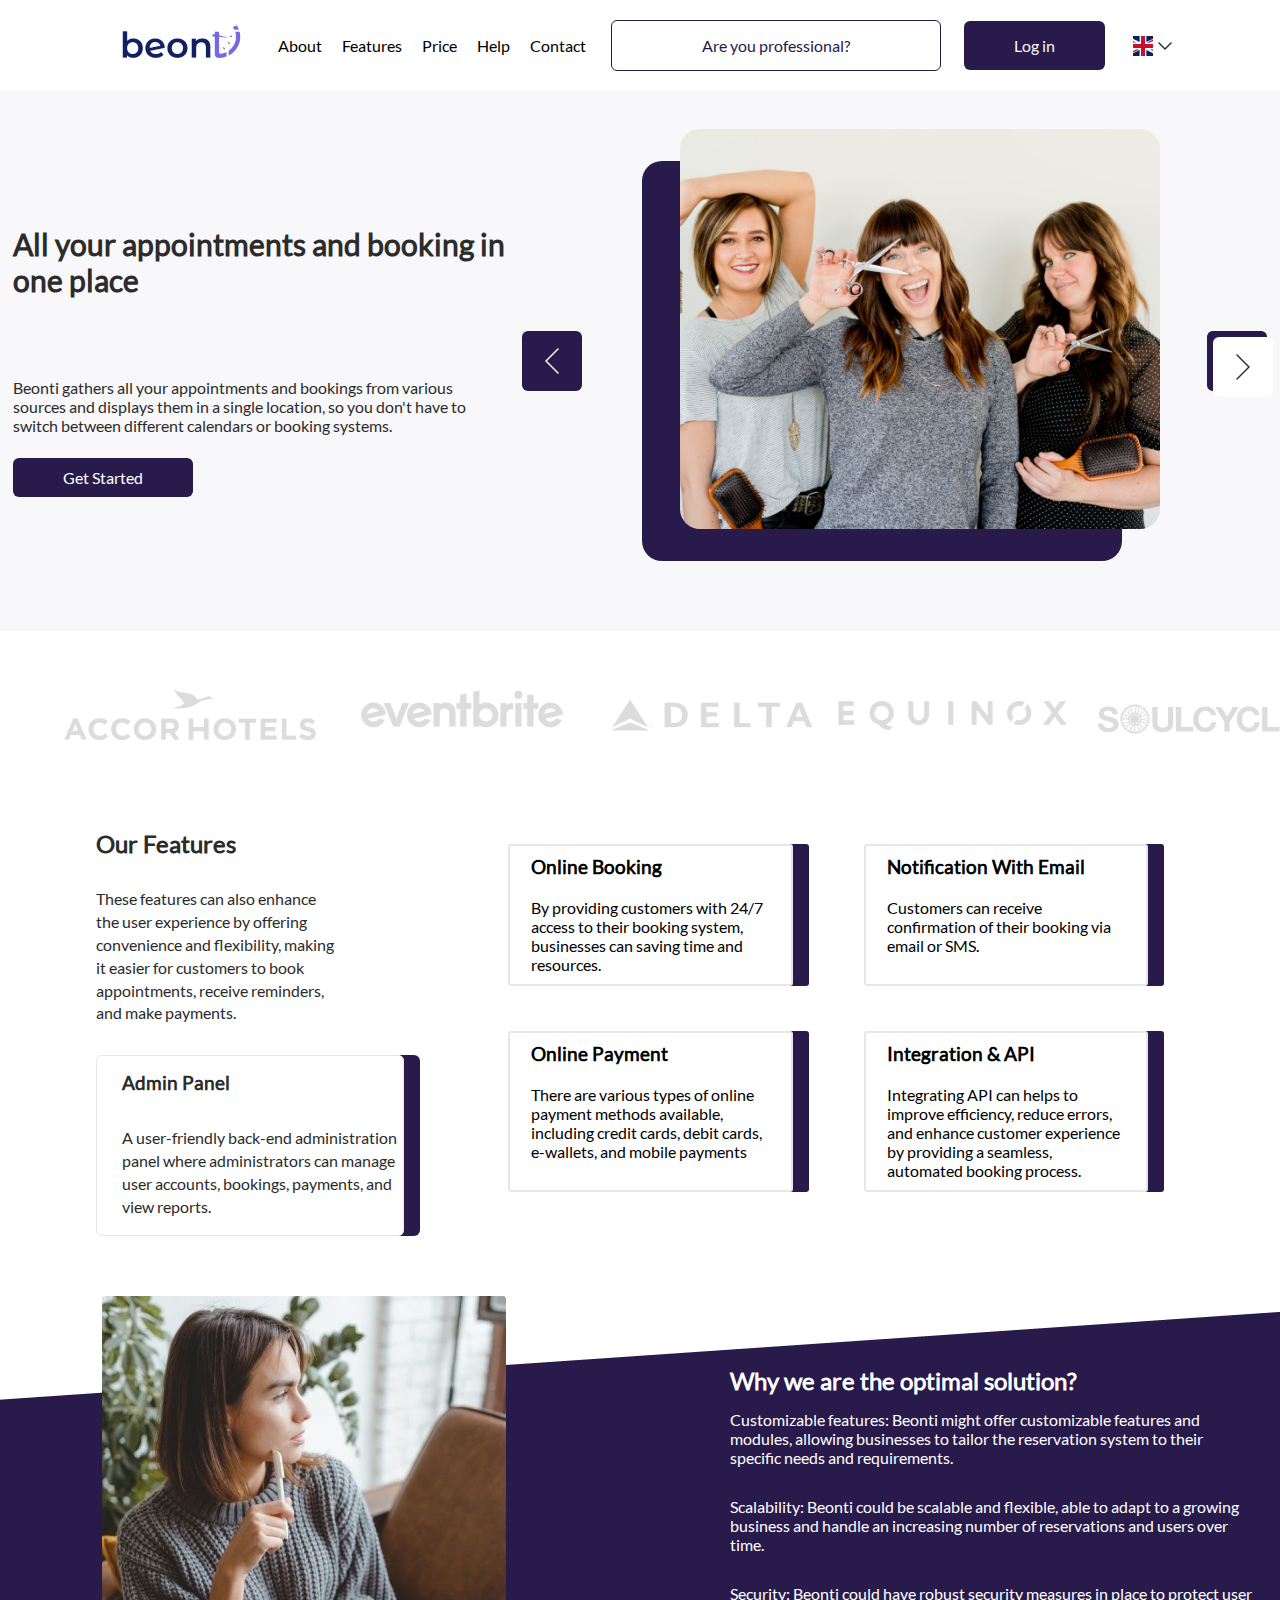
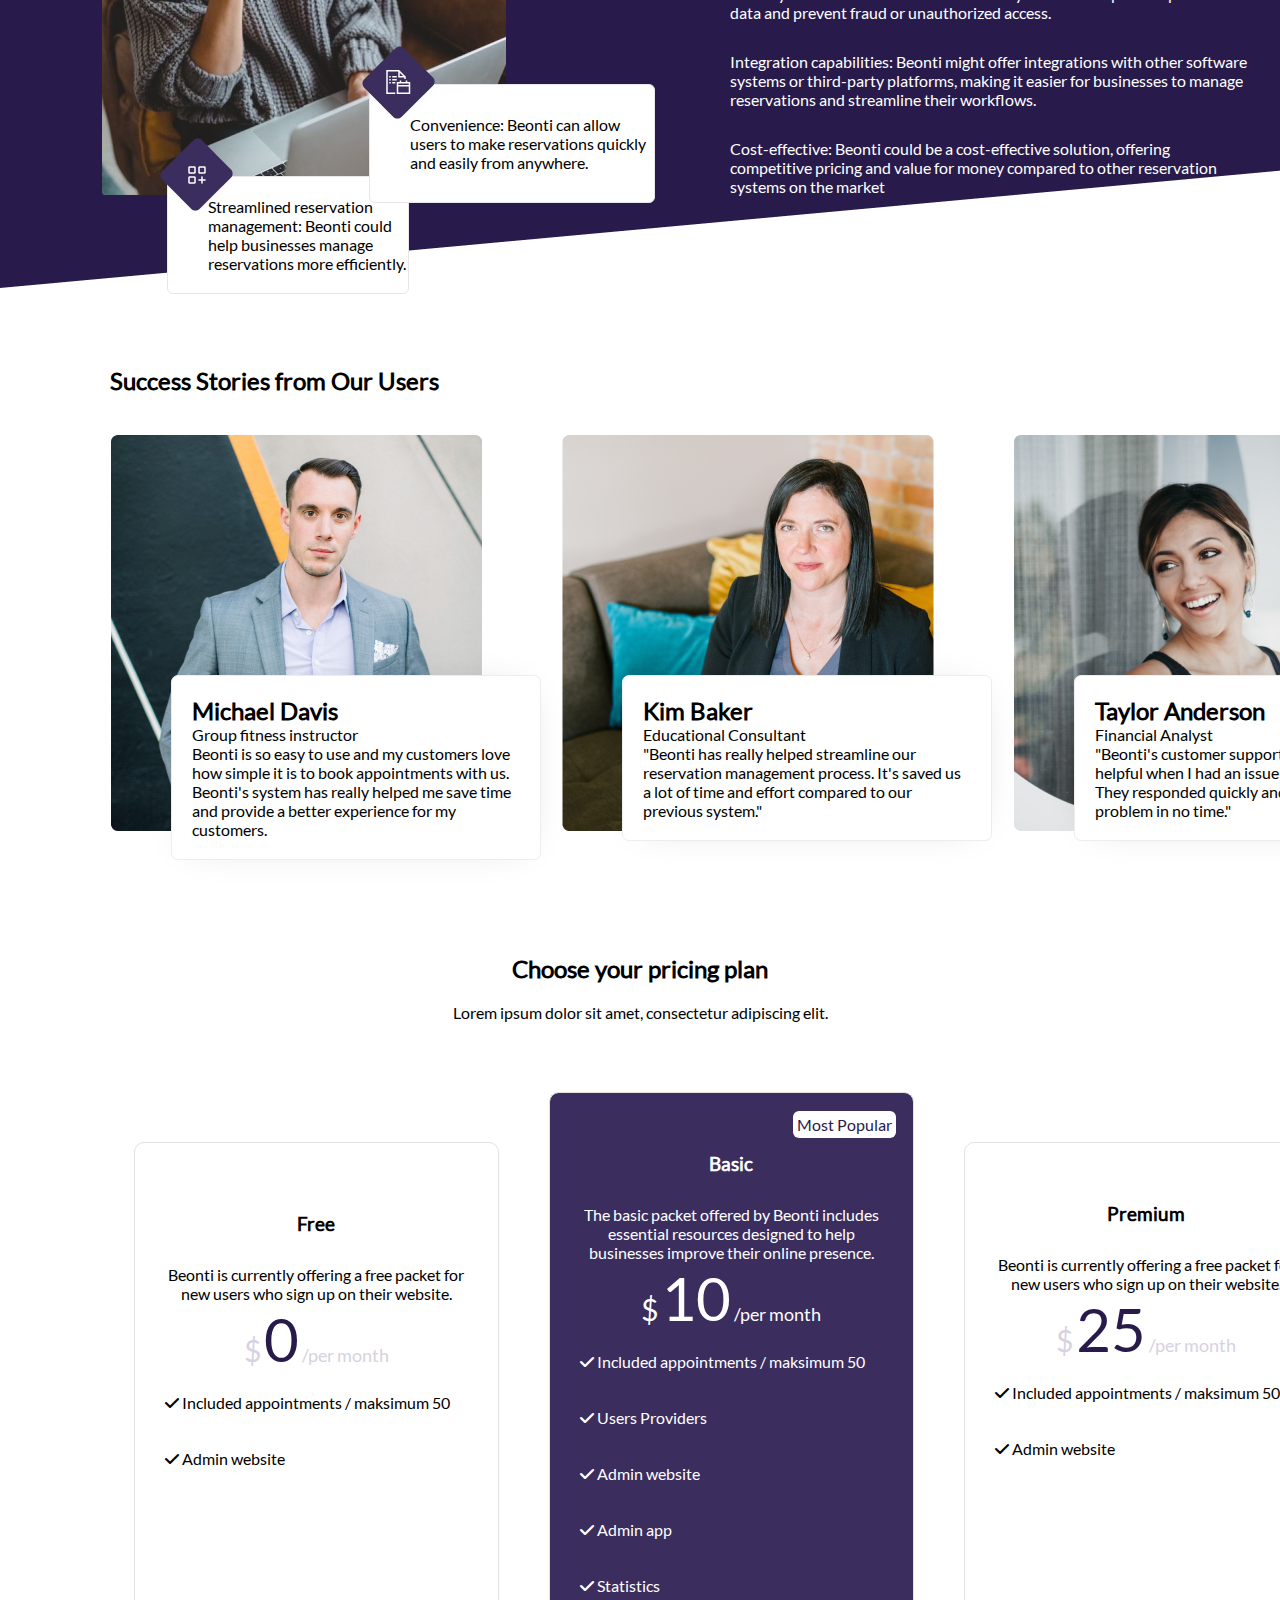
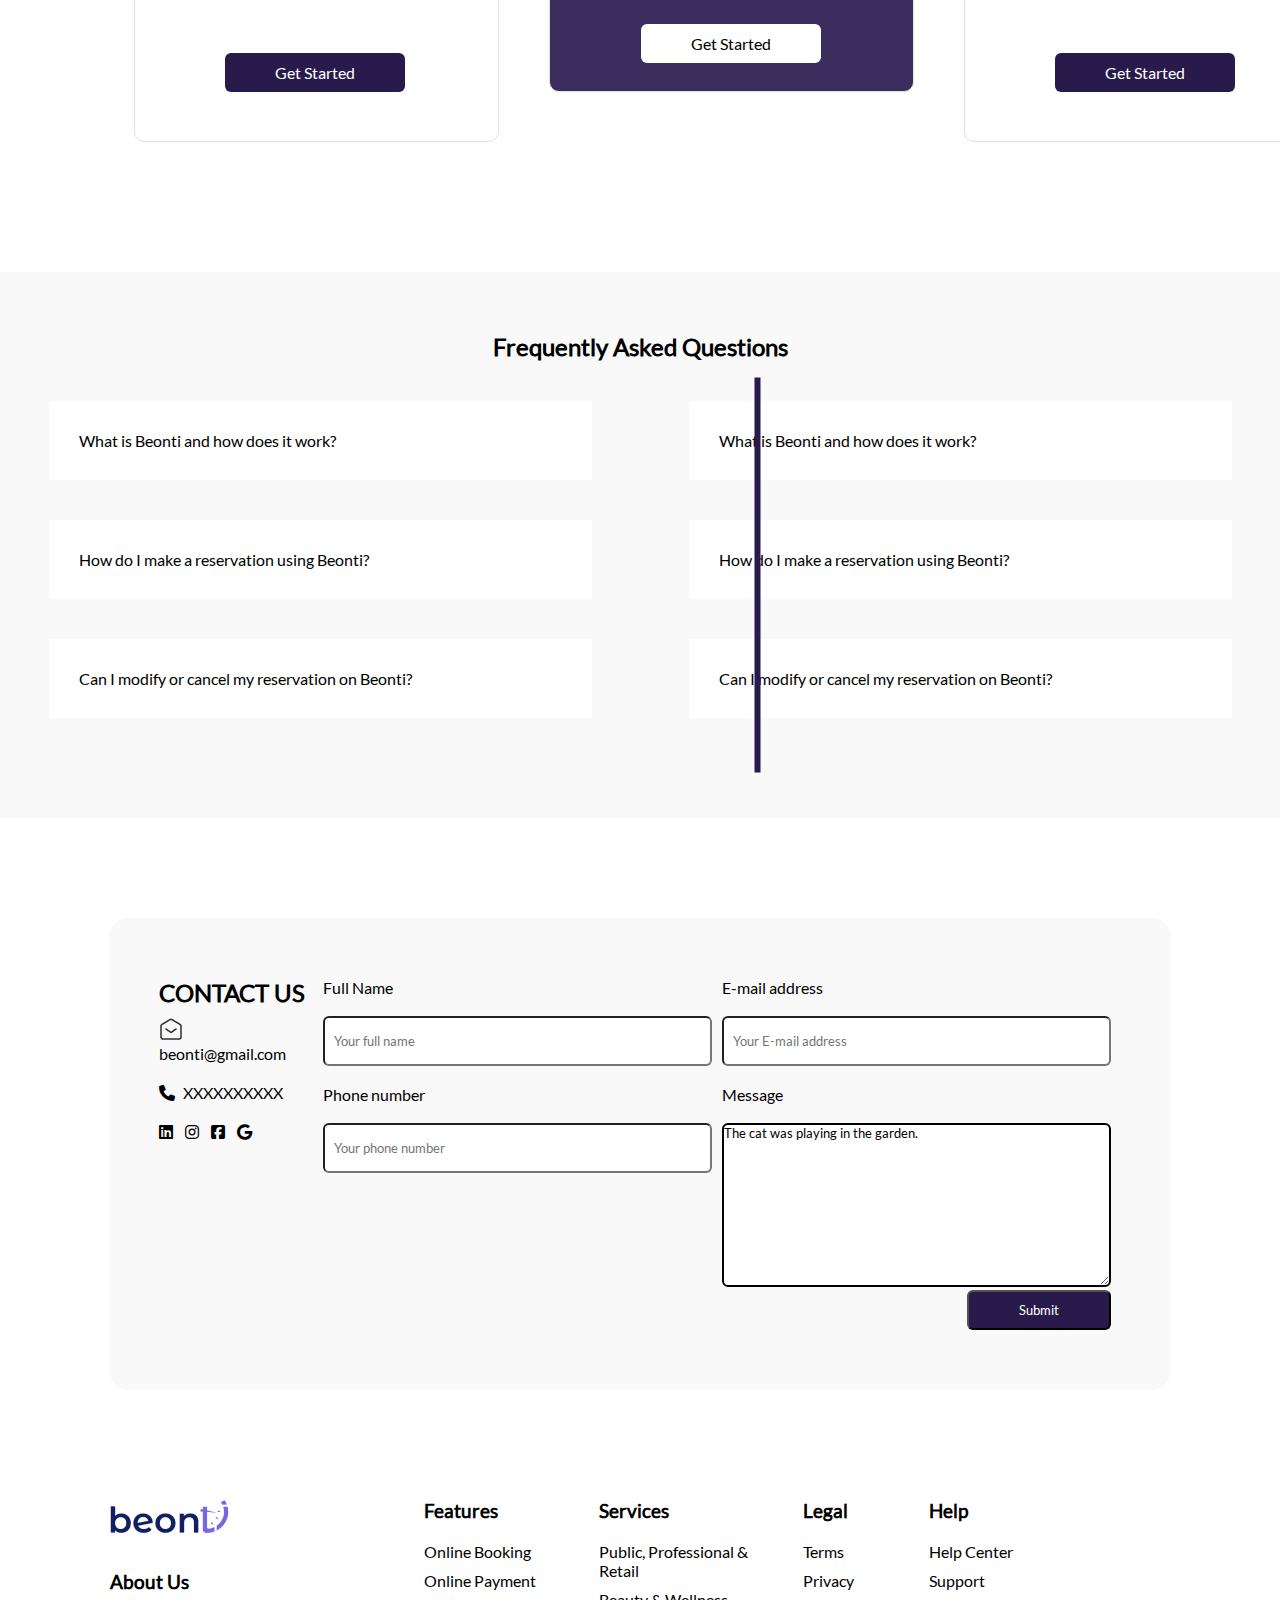
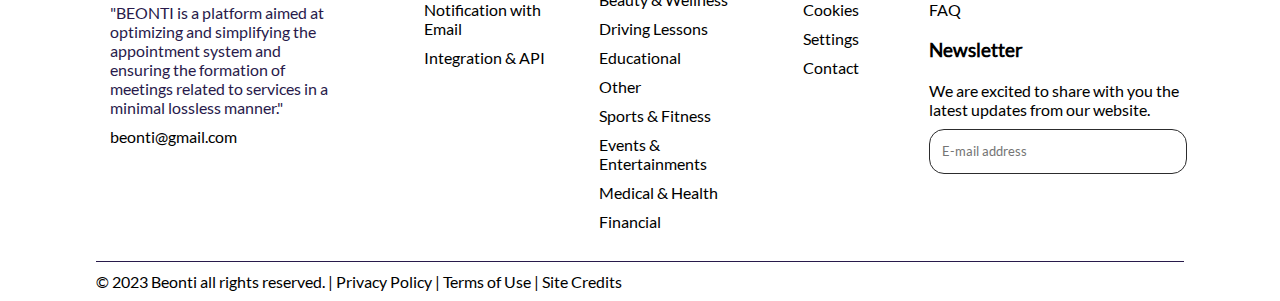
<file: index.html>
<!DOCTYPE html>
<html lang="en">

<head>
    <meta charset="UTF-8">
    <meta http-equiv="X-UA-Compatible" content="IE=edge">
    <meta name="viewport" content="width=device-width, initial-scale=1.0">
    <title>Beonti</title>
    <link rel="stylesheet" href="/css/style.css">
    <link rel="stylesheet" href="/css/media.css">
    <link rel="stylesheet" href="https://cdnjs.cloudflare.com/ajax/libs/font-awesome/6.4.0/css/all.min.css">
</head>

<body>
    <!-- header -->
    <!-- navbar -->
    <div class="navbar" id="container">
        <div class="burger">
            <img src="/images/burger.png" alt="">
        </div>
        <div class="logo">
            <img src="/images/logo.png" alt="">
        </div>
        <div class="nav-list nav2">
            <ul>
                <li>about</li>
                <li>features</li>
                <li>price</li>
                <li>help</li>
                <li>contact</li>
            </ul>
        </div>
        <div class="nav3">
            <div class="are">
                <a href="/welcome.html">Are you professional?</a>
            </div>
            <div class="login">
                <a href="/login.html">Log in</a>
            </div>
            <div class="mamed">
                <i class="fa-regular fa-circle-user"></i>
                <img src="/images/english.png" alt="">
                <img src="/images/down.png" alt="">
            </div>
        </div>
    </div>
    <!-- End navbar -->
    <div class="head-main">
        <div id="container" class="top">
            <div class="head-side-1">
                <h2>All your appointments and booking in one place</h2>
                <p>Beonti gathers all your appointments and bookings from various sources and displays them in a single
                    location, so you don't have to switch between different calendars or booking systems. </p>
                <div class="get-started">
                    <span>Get Started</span>
                </div>
            </div>
            <div class="head-side-2">
                <div class="vector-left"><img src="/images/Vector-left.png" alt=""></div>
                <div class="imgs">
                    <div class="img">
                        <img src="/images/blue-top.png" alt="" class="active">
                        <img src="/images/2.png" alt="">
                        <img src="/images/3.png" alt="">
                        <img src="/images/4.png" alt="">
                        <img src="/images/5.png" alt="">
                        <img src="/images/444.png" alt="">
                    </div>
                </div>
                <div class="vector-right">
                    <img src="/images/blueeee.png" alt="">
                    <div class="white-one">
                        <img src="/images/vector-right.png" alt="">
                    </div>
                </div>
            </div>
            <p class="unsee">Beonti gathers all your appointments and bookings from various sources and displays them in
                a
                single location, so you don't have to switch between different calendars or booking systems.</p>
        </div>
    </div>
    <!-- End header -->

    <!-- sponsors -->
    <div id="container-1" class="sponsors container-2">
        <img src="/images/s1.png" alt="">
        <img src="/images/s2.png" alt="">
        <img src="/images/s3.png" alt="">
        <img src="/images/s4.png" alt="">
        <img src="/images/s5.png" alt="">
    </div>
    <!-- End sponsors -->

    <!-- features -->
    <div id="container" class="off">
        <div class="feat off">
            <div class="feat-side-1">
                <div class="f1">
                    <h2>Our Features</h2>
                    <p>These features can also enhance the user experience by offering convenience and flexibility,
                        making
                        it easier for customers to book appointments, receive reminders, and make payments. </p>
                </div>
                <div class="f2-2">
                    <h3>Admin Panel</h3>
                    <p>A user-friendly back-end administration panel where administrators can manage user accounts,
                        bookings, payments, and view reports.</p>
                </div>

            </div>
            <div class="feat-side-2">
                <div class="f3-3">
                    <div class="f3">
                        <h3 id="container" class="f6">Online Booking</h3>
                        <p id="container" class="f4">By providing customers with 24/7 access to their booking system,
                            businesses
                            can
                            saving time and
                            resources.</p>
                    </div>
                    <div class="f3">
                        <h3 id="container">Notification With Email</h3>
                        <p id="container" class="f5">Customers can receive confirmation of their booking via email or
                            SMS.</p>
                    </div>
                </div>
                <div class="f3-3">
                    <div class="f3">
                        <h3 id="container">Online Payment</h3>
                        <p id="container" class="f4">There are various types of online payment methods available,
                            including credit
                            cards, debit cards,
                            e-wallets, and mobile payments</p>
                    </div>
                    <div class="f3">
                        <h3 id="container">Integration & API</h3>
                        <p id="container" class="f4">Integrating API can helps to improve efficiency, reduce errors, and
                            enhance
                            customer experience
                            by providing a seamless, automated booking process.</p>
                    </div>
                </div>

            </div>
        </div>

    </div>
    <!-- End features -->


    <!-- rectangle -->
    <div class="rectangle">
        <div class="rectangle-side-1">
            <img src="/images/Rectangle 26.png" alt="" class="rot">

            <img src="/images/rectangleimg.png" alt="" class="back">
            <img src="/images/rekkkk.png" alt="" class="unneed">

            <div class="frame frame-1">
                <img src="/images/frae 84.png" alt="">
                <div class="fra">
                    <p class="p-1">Streamlined reservation management: Beonti could help businesses manage reservations
                        more
                        efficiently.</p>
                </div>
            </div>
            <div class="frame frame-2">
                <img src="/images/Frame 847.png" alt="">
                <div class="fra">
                    <p class="p-2">Convenience: Beonti can allow users to make reservations quickly and easily from
                        anywhere.</p>
                </div>
            </div>
            <!-- <img src="/images/Rectangle 27.png" alt="" class="one"> -->
        </div>
        <div class="rectangle-side-2">
            <!-- <img src="/images/Rectangle 27.png" alt="" class="two">
            <img src="/images/Rectangle 27.png" alt="" class="three">
            <img src="/images/Rectangle 27.png" alt="" class="four">
            <img src="/images/Rectangle 27.png" alt="" class="five"> -->
            <h2>Why we are the optimal solution?</h2>
            <p>Customizable features: Beonti might offer customizable features and modules, allowing businesses to
                tailor the reservation system to their specific needs and requirements.</p>
            <p>Scalability: Beonti could be scalable and flexible, able to adapt to a growing business and handle an
                increasing number of reservations and users over time.</p>
            <p>Security: Beonti could have robust security measures in place to protect user data and prevent fraud or
                unauthorized access.</p>
            <p>Integration capabilities: Beonti might offer integrations with other software systems or third-party
                platforms, making it easier for businesses to manage reservations and streamline their workflows. </p>
            <p>Cost-effective: Beonti could be a cost-effective solution, offering competitive pricing and value for
                money compared to other reservation systems on the market</p>
        </div>
    </div>




    <!-- rectangle -->


    <!-- users -->
    <div id="container-users">
        <h2 style="padding-left: 59px;">Success Stories from Our Users</h2>
        <div class="users">
            <div class="user">
                <img src="/images/user1.png" alt="">
                <div class="user-content">
                    <h2>Michael Davis</h2>
                    <p>Group fitness instructor</p>
                    <p>Beonti is so easy to use and my customers love how simple it is to book appointments with us.
                        Beonti's system has really helped me save time and provide a better experience for my
                        customers. </p>
                </div>
            </div>
            <div class="user user-2">

                <img src="/images/user2.png" alt="">
                <div class="user-content">
                    <h2>Kim Baker</h2>
                    <p>Educational Consultant</p>
                    <p>"Beonti has really helped streamline our reservation management process. It's saved us a lot of
                        time
                        and effort compared to our previous system."</p>
                </div>
            </div>
            <div class="user">

                <img src="/images/user3.png" alt="">
                <div class="user-content">
                    <h2>Taylor Anderson</h2>
                    <p>Financial Analyst</p>
                    <p>"Beonti's customer support team was incredibly helpful when I had an issue with my reservation.
                        They
                        responded quickly and resolved the problem in no time."</p>
                </div>
            </div>

        </div>
    </div>
    <!-- users -->


    <!-- price -->
    <div class="plan">
        <h2>Choose your pricing plan</h2>
        <p>Lorem ipsum dolor sit amet, consectetur adipiscing elit.</p>
    </div>

    <div class="prices">

        <div class="bundles">
            <div class="bundle bundle-1">
                <h3>Free</h3>
                <p>Beonti is currently offering a free packet for new users who sign up on their website.</p>
                <span style="color: #D6D2E1; font-size: 30px;">$</span>
                <span style="color: #281A4B; font-size: 60px;">0</span>
                <span style="color: #D6D2E1; font-size: 18px;">/per month</span>
                <div class="infos">
                    <p>
                        <i class="fa-solid fa-check"></i>
                        Included appointments / maksimum 50

                    </p>
                    <p>
                        <i class="fa-solid fa-check"></i>
                        Admin website
                    </p>
                </div>
                <div class="get-1 get">
                    <div class="get-started get-part-2">
                        <span>Get Started</span>
                    </div>
                </div>

            </div>
            <div class="bundle bundle-2">
                <div class="MVP"><span>Most Popular</span></div>
                <h3>Basic</h3>
                <p>The basic packet offered by Beonti includes essential resources designed to help businesses improve
                    their online presence.</p>
                <span style="font-size: 30px;">$</span>
                <span style="font-size: 60px;">10</span>
                <span style="font-size: 18px;">/per month</span>
                <div class="infos">
                    <p>
                        <i class="fa-solid fa-check"></i>
                        Included appointments / maksimum 50

                    </p>
                    <p>
                        <i class="fa-solid fa-check"></i>
                        Users Providers
                    </p>
                    <p>
                        <i class="fa-solid fa-check"></i>
                        Admin website
                    </p>
                    <p>
                        <i class="fa-solid fa-check"></i>
                        Admin app
                    </p>
                    <p>
                        <i class="fa-solid fa-check"></i>
                        Statistics
                    </p>
                </div>
                <div class="get-2 get">
                    <div class="get-started" style="background-color: #FFFFFF; color: black;">
                        <span>Get Started</span>
                    </div>
                </div>
            </div>
            <div class="bundle bundle-3">
                <h3>Premium</h3>
                <p>Beonti is currently offering a free packet for new users who sign up on their website.</p>
                <span style="color: #D6D2E1; font-size: 30px;">$</span>
                <span style="color: #281A4B; font-size: 60px;">25</span>
                <span style="color: #D6D2E1; font-size: 18px;">/per month</span>
                <div class="infos">
                    <p>
                        <i class="fa-solid fa-check"></i>
                        Included appointments / maksimum 50

                    </p>
                    <p>
                        <i class="fa-solid fa-check"></i>
                        Admin website
                    </p>
                </div>
                <div class="get-1 get">
                    <div class="get-started get-part-2">
                        <span>Get Started</span>
                    </div>
                </div>
            </div>
        </div>
    </div>

    <!-- End price -->

    <!-- FAQ -->
    <div class="FAQ">

        <h2 style="text-align: center;">Frequently Asked Questions</h2>

        <div class="Questions">
            <div class="Questions-side-1">
                <div class="question">
                    <p>What is Beonti and how does it work?</p>
                </div>
                <div class="question">
                    <p>How do I make a reservation using Beonti?</p>
                </div>
                <div class="question">
                    <p>Can I modify or cancel my reservation on Beonti?</p>
                </div>

            </div>


            <div class="mid-line"></div>


            <div class="Questions-side-2">
                <div class="question">
                    <p>What is Beonti and how does it work?</p>
                </div>
                <div class="question">
                    <p>How do I make a reservation using Beonti?</p>
                </div>
                <div class="question">
                    <p>Can I modify or cancel my reservation on Beonti?</p>
                </div>
            </div>

        </div>

    </div>

    <!-- End FAQ -->


    <!-- Contact US -->
    <div class="contact-us">
        <div class="cont-act" id="container-1">
            <div class="contact-1">
                <h2>CONTACT US</h2>
                <div>
                    <img src="/images/messss.png" alt="">
                    <span>beonti@gmail.com</span>
                </div>
                <div>
                    <i class="fa-solid fa-phone"></i> <span style="padding-left: 5px;">XXXXXXXXXX</span>
                </div>
                <div class="socials">
                    <i class="fa-brands fa-linkedin"></i>
                    <i class="fa-brands fa-instagram"></i>
                    <i class="fa-brands fa-square-facebook"></i>
                    <i class="fa-brands fa-google"></i>
                </div>
            </div>

            <div class="contact-2">
                <form action="/action_page.php">
                    <label for="phone">Full Name</label><br><br>
                    <input type="tel" id="phone" name="phone" placeholder="   Your full name"><br><br>
                    <form action="/action_page.php">
                        <label for="phone">Phone number</label><br><br>
                        <input type="tel" id="phone" name="phone" placeholder="   Your phone number"><br><br>
                    </form>
            </div>

            <div class="contact-3">
                <form action="/action_page.php">
                    <label for="phone">E-mail address</label><br><br>
                    <input type="tel" id="phone" name="phone" placeholder="   Your E-mail address"><br><br>
                    <form action="/action_page.php">
                        <label for="phone">Message</label><br><br>
                        <textarea name="message" rows="10" cols="30">The cat was playing in the garden.</textarea>
                        <!-- <input class="big-input" type="comment" id="phone" name="phone"
                            placeholder="   Your business name"><br><br> -->
                    </form>
                    <button>Submit</button>
            </div>
        </div>
    </div>
    </div>
    <!-- End Contact US -->

    <!-- Footer -->

    <div class="footer">
        <div id="container" class="foot">
            <div class="footer-side-1">
                <img src="/images/logo.png" alt="" style="padding-bottom: 30px ;">
                <h3 style="padding-bottom: 10px; padding-left: 14px;">About Us</h3>
                <p style="width: 80%; padding-bottom: 10px; padding-left: 14px; color: #281A4B;">"BEONTI is a platform
                    aimed at optimizing and simplifying
                    the appointment system
                    and ensuring the
                    formation of meetings related to services in a minimal lossless manner."</p>
                <span style="padding-bottom: 10px; padding-left: 14px; padding-left: 14px;">beonti@gmail.com</span>
            </div>

            <div class="footer-side-2">
                <h3>Features</h3>
                <ul>
                    <li>Online Booking</li>
                    <li>Online Payment</li>
                    <li>Notification with Email</li>
                    <li>Integration & API</li>
                </ul>
            </div>
            <div class="footer-side-3">
                <h3>Services</h3>
                <ul>
                    <li>Public, Professional & Retail </li>
                    <li>Beauty & Wellness</li>
                    <li>Driving Lessons</li>
                    <li>Educational</li>
                    <li>Other</li>
                    <li>Sports & Fitness</li>
                    <li>Events & Entertainments</li>
                    <li>Medical & Health </li>
                    <li>Financial</li>
                </ul>
            </div>
            <div class="footer-side-4">
                <h3>Legal</h3>
                <ul>
                    <li>Terms</li>
                    <li>Privacy</li>
                    <li>Cookies</li>
                    <li>Settings</li>
                    <li>Contact</li>
                </ul>
            </div>
            <div class="footer-side-5">
                <h3>Help</h3>
                <ul>
                    <li>Help Center</li>
                    <li>Support</li>
                    <li>FAQ</li>
                </ul>

                <h3>Newsletter</h3>

                <p>We are excited to share with you the latest updates from our website.</p>

                <input type="text" placeholder="    E-mail address">
            </div>
        </div>
    </div>
    <div id="container">
        <p style="padding: 10px 0px;">© 2023 Beonti all rights reserved. | Privacy Policy | Terms of Use | Site Credits
        </p>
    </div>



    <!-- End Footer -->
    <script src="/js/main.js"></script>
</body>

</html>
</file>
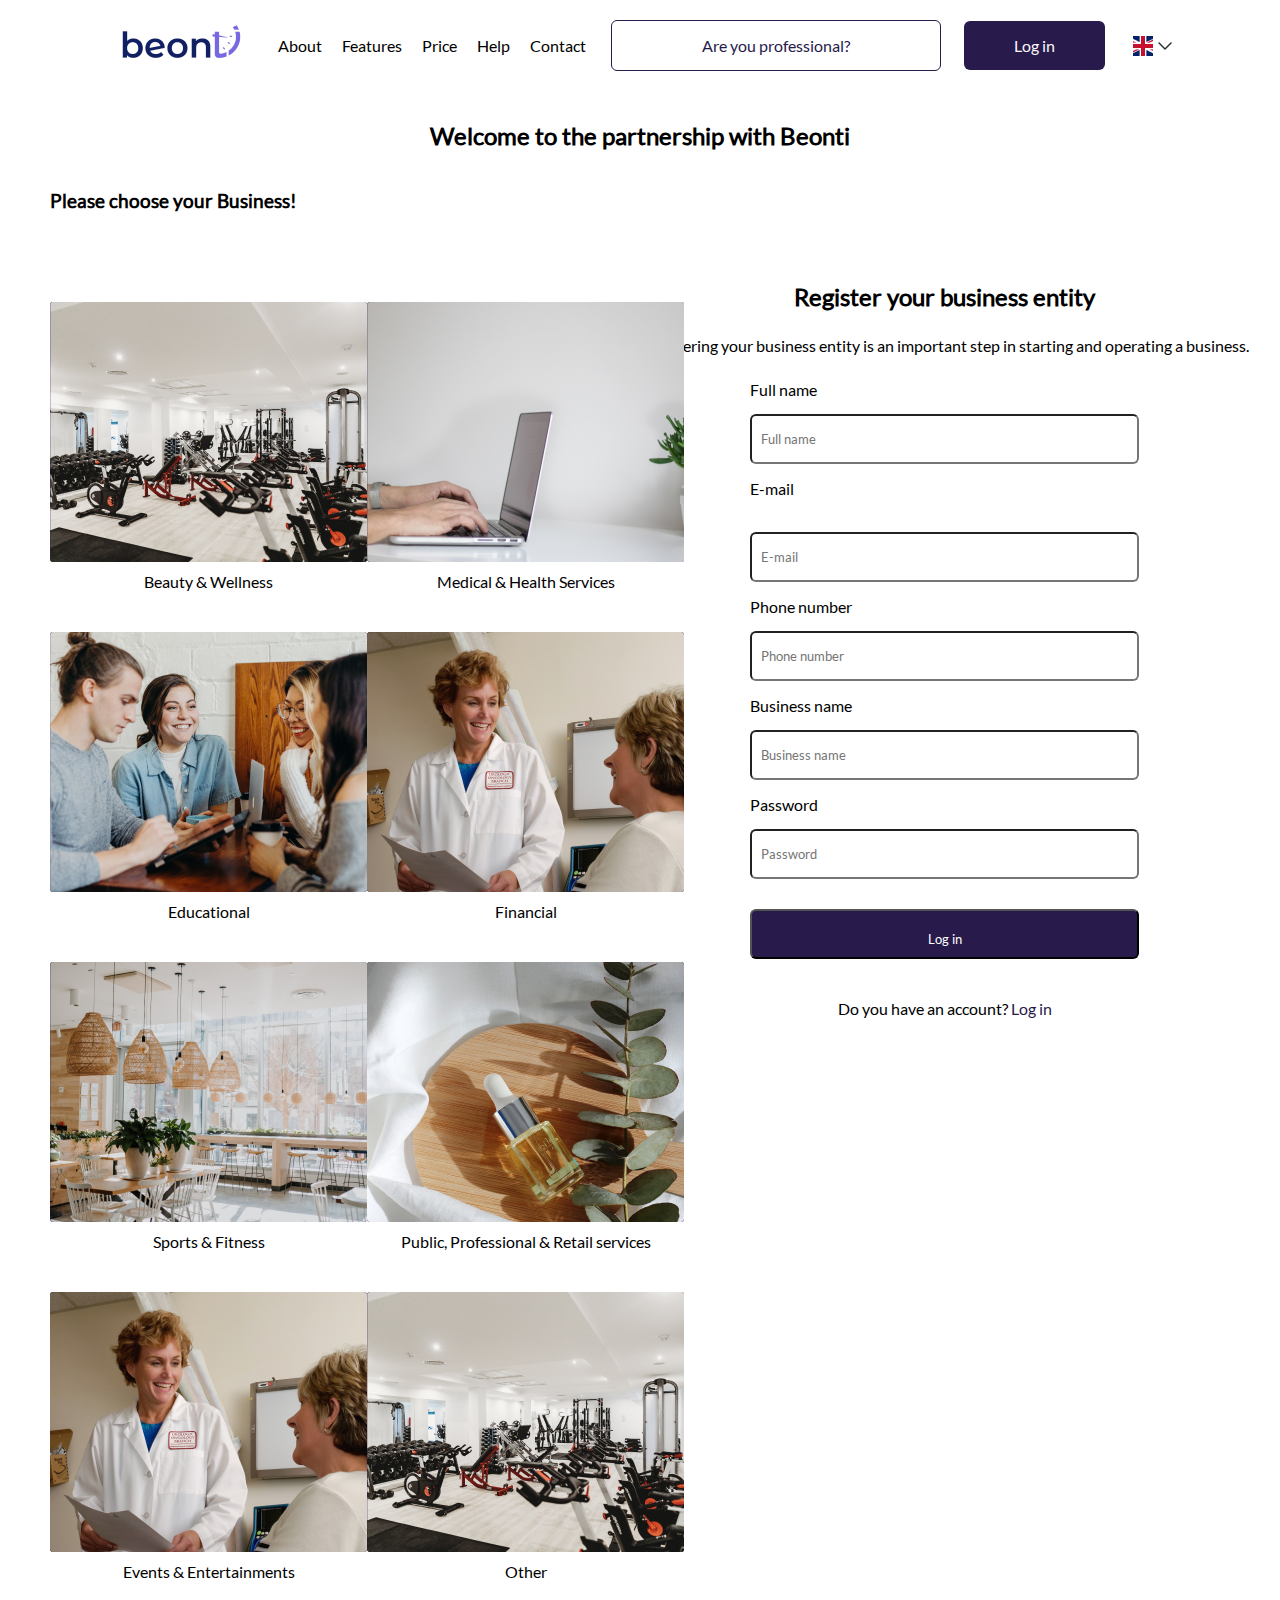
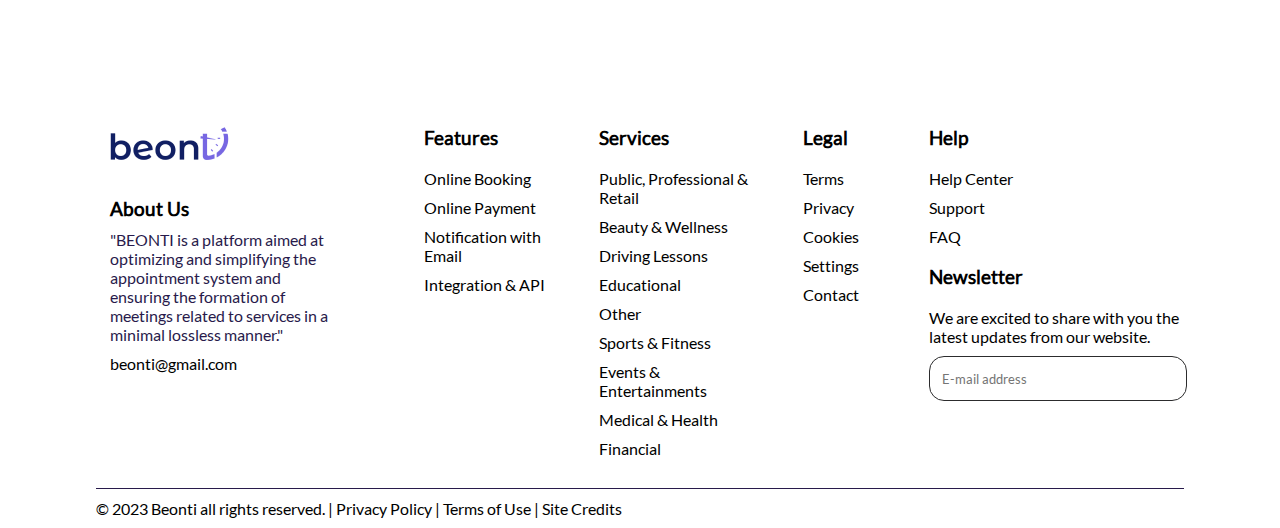
<file: create.html>
<!DOCTYPE html>
<html lang="en">

<head>
    <meta charset="UTF-8">
    <meta http-equiv="X-UA-Compatible" content="IE=edge">
    <meta name="viewport" content="width=device-width, initial-scale=1.0">
    <title>Create a business</title>
    <link rel="stylesheet" href="/css/style.css">
    <link rel="stylesheet" href="/css/media.css">

</head>

<body>
    <!-- header -->
    <!-- navbar -->
    <div class="navbar" id="container">
        <div class="burger">
            <img src="/images/burger.png" alt="">
        </div>
        <div class="logo">
            <img src="/images/logo.png" alt="">
        </div>
        <div class="nav-list nav2">
            <ul>
                <li>about</li>
                <li>features</li>
                <li>price</li>
                <li>help</li>
                <li>contact</li>
            </ul>
        </div>
        <div class="nav3">
            <div class="are">
                <a href="/welcome.html">Are you professional?</a>
            </div>
            <div class="login">
                <a href="/login.html">Log in</a>
            </div>
            <div class="mamed">
                <i class="fa-regular fa-circle-user"></i>
                <img src="/images/english.png" alt="">
                <img src="/images/down.png" alt="">
            </div>
        </div>
    </div>
    <!-- End navbar -->

    <div class="welcome">
        <h2>Welcome to the partnership with Beonti</h2>
        <h3 style="text-align: initial; width: 85%; padding-left:50px;">Please choose your Business!</h3>
    </div>

    <div style="display: flex;"  class="creati">

        <div class="businesses create-bs">
            <div class="business-1 bs-1">
                <div class="photos create-photos">
                    <div class="photo">
                        <img src="/images/3.png" alt="">
                        <p>Beauty and wellness services are an important part of many people's self-care routines, and
                            feel
                            their best both inside and out.</p>
                    </div>

                    <p>Beauty & Wellness</p>
                </div>
                <div class="photos create-photos">
                    <div class="photo">
                        <img src="/images/2.png" alt="">
                        <p>Beauty and wellness services are an important part of many people's self-care routines, and
                            feel
                            their best both inside and out.</p>
                    </div>
                    <p>Educational</p>
                </div>
                <div class="photos create-photos">
                    <div class="photo">
                        <img src="/images/4.png" alt="">
                        <p>Beauty and wellness services are an important part of many people's self-care routines, and
                            feel
                            their best both inside and out.</p>
                    </div>
                    <p>Sports & Fitness</p>
                </div>
                <div class="photos create-photos">
                    <div class="photo">
                        <img src="/images/5.png" alt="">
                        <p>Beauty and wellness services are an important part of many people's self-care routines, and
                            feel
                            their best both inside and out.</p>
                    </div>
                    <p>Events & Entertainments</p>
                </div>
            </div>
            <div class="business-2 bs-2">
                <div class="photos create-photos">
                    <div class="photo">
                        <img src="/images/00.png" alt="">
                        <p>Beauty and wellness services are an important part of many people's self-care routines, and
                            feel
                            their best both inside and out.</p>
                    </div>
                    <p>Medical & Health Services</p>
                </div>
                <div class="photos create-photos">
                    <div class="photo">
                        <img src="/images/5.png" alt="">
                        <p>Beauty and wellness services are an important part of many people's self-care routines, and
                            feel
                            their best both inside and out.</p>
                    </div>
                    <p>Financial</p>
                </div>
                <div class="photos create-photos">
                    <div class="photo">
                        <img src="/images/6.png" alt="">
                        <p>Beauty and wellness services are an important part of many people's self-care routines, and
                            feel
                            their best both inside and out.</p>
                    </div>
                    <p>Public, Professional & Retail services</p>
                </div>
                <div class="photos create-photos">
                    <div class="photo">
                        <img src="/images/3.png" alt="">
                        <p>Beauty and wellness services are an important part of many people's self-care routines, and
                            feel
                            their best both inside and out.</p>
                    </div>
                    <p>Other</p>
                </div>
            </div>
        </div>



        <div class="form-factor">
            <h2 style="text-align: center;">Register your business entity</h2>
            <p>Registering your business entity is an important step in starting and operating a business.</p>
            <form class="create-form">
                <label for="fname">Full name</label><br>
                <input type="text" id="fname" name="fname" placeholder="   Full name"><br>
                <label for="lname">E-mail <address></address></label><br>
                <input type="text" id="lname" name="lname" placeholder="   E-mail"><br>
                <label for="lname">Phone number</label><br>
                <input type="text" id="lname" name="lname" placeholder="   Phone number"><br>
                <label for="lname">Business name</label><br>
                <input type="text" id="lname" name="lname" placeholder="   Business name"><br>
                <label for="lname">Password</label><br>
                <input type="text" id="lname" name="lname" placeholder="   Password"><br>
                <input type="button" value="Log in" style="background-color: #281A4B; color: #FFFFFF;">
                <p>Do you have an account? <a href="" style="color: #281A4B;">Log in </a></p>
            </form>
        </div>
    </div>
    <!-- Footer -->

    <div class="footer">
        <div id="container" class="foot">
            <div class="footer-side-1">
                <img src="/images/logo.png" alt="" style="padding-bottom: 30px ;">
                <h3 style="padding-bottom: 10px; padding-left: 14px;">About Us</h3>
                <p style="width: 80%; padding-bottom: 10px; padding-left: 14px; color: #281A4B;">"BEONTI is a platform
                    aimed at optimizing and simplifying
                    the appointment system
                    and ensuring the
                    formation of meetings related to services in a minimal lossless manner."</p>
                <span style="padding-bottom: 10px; padding-left: 14px; padding-left: 14px;">beonti@gmail.com</span>
            </div>

            <div class="footer-side-2">
                <h3>Features</h3>
                <ul>
                    <li>Online Booking</li>
                    <li>Online Payment</li>
                    <li>Notification with Email</li>
                    <li>Integration & API</li>
                </ul>
            </div>
            <div class="footer-side-3">
                <h3>Services</h3>
                <ul>
                    <li>Public, Professional & Retail </li>
                    <li>Beauty & Wellness</li>
                    <li>Driving Lessons</li>
                    <li>Educational</li>
                    <li>Other</li>
                    <li>Sports & Fitness</li>
                    <li>Events & Entertainments</li>
                    <li>Medical & Health </li>
                    <li>Financial</li>
                </ul>
            </div>
            <div class="footer-side-4">
                <h3>Legal</h3>
                <ul>
                    <li>Terms</li>
                    <li>Privacy</li>
                    <li>Cookies</li>
                    <li>Settings</li>
                    <li>Contact</li>
                </ul>
            </div>
            <div class="footer-side-5">
                <h3>Help</h3>
                <ul>
                    <li>Help Center</li>
                    <li>Support</li>
                    <li>FAQ</li>
                </ul>

                <h3>Newsletter</h3>

                <p>We are excited to share with you the latest updates from our website.</p>

                <input type="text" placeholder="    E-mail address">
            </div>
        </div>
    </div>
    <div id="container">
        <p style="padding: 10px 0px;">© 2023 Beonti all rights reserved. | Privacy Policy | Terms of Use | Site Credits
        </p>
    </div>


    <script src="/js/main.js"></script>
</body>

</html>
</file>
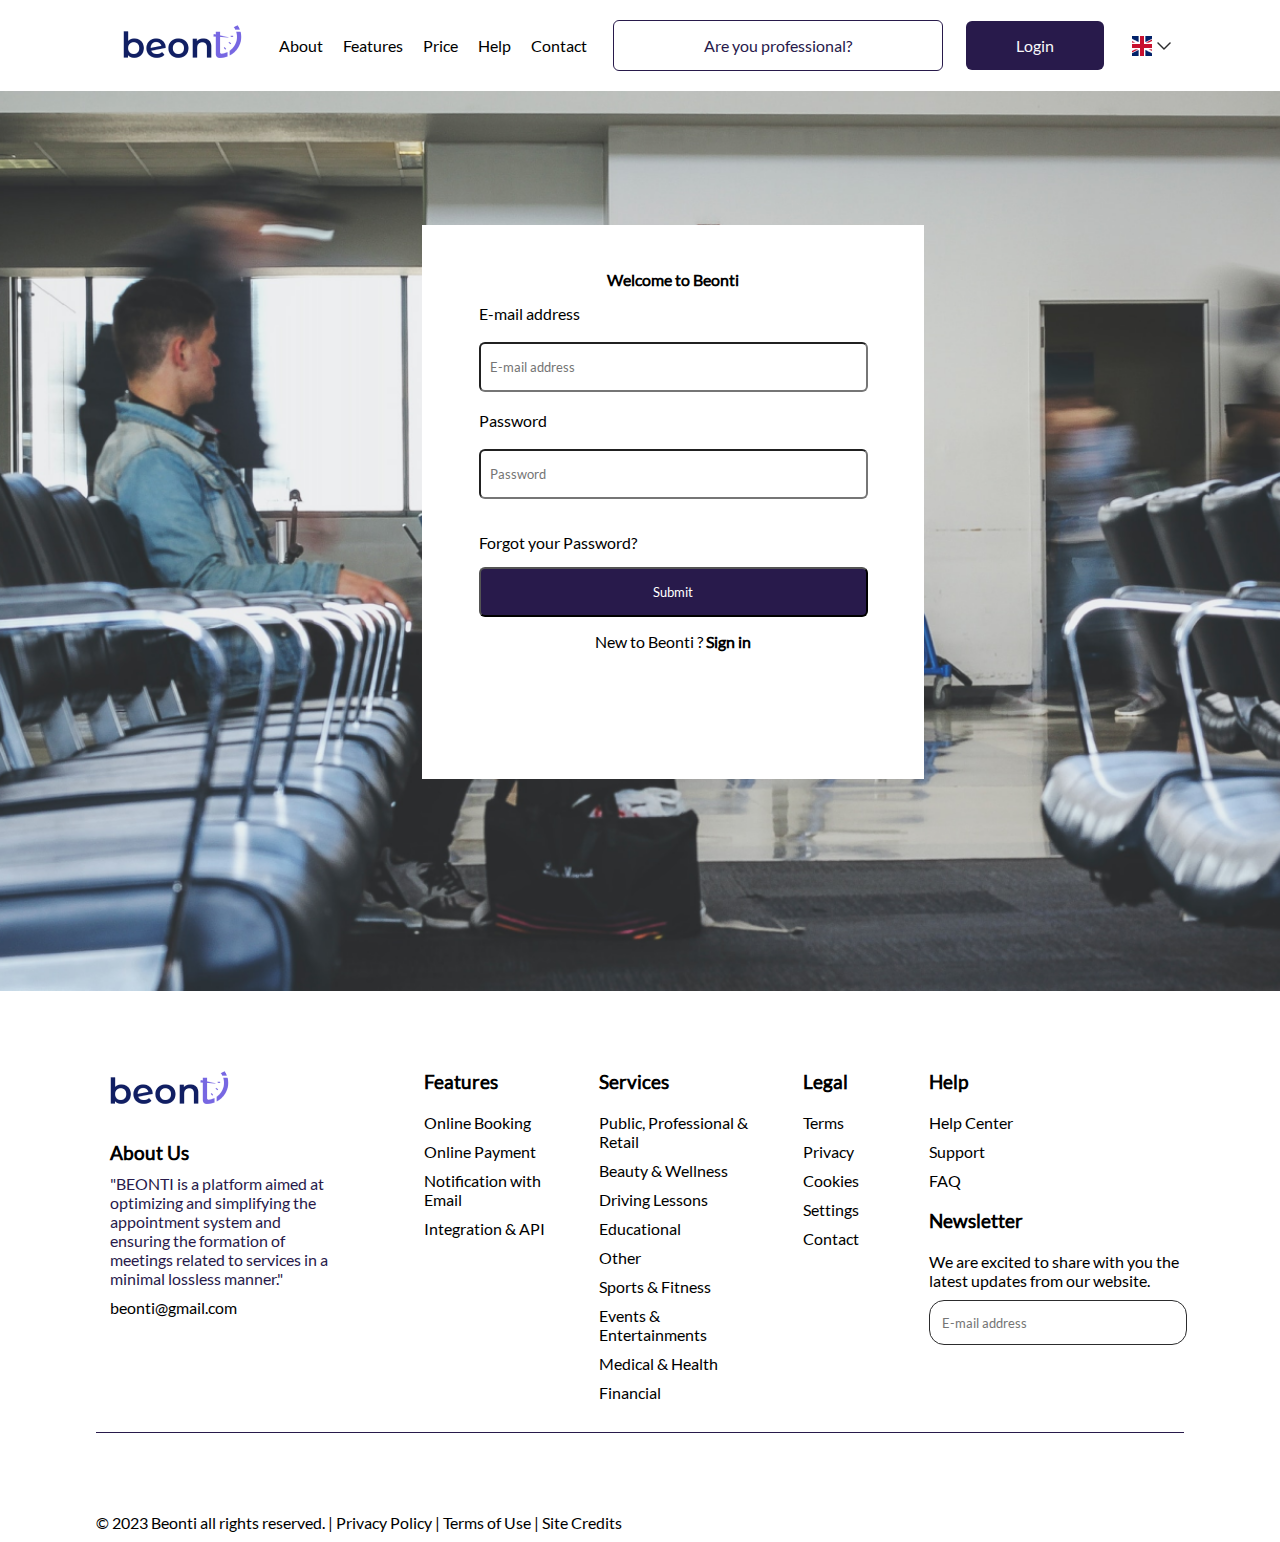
<file: login.html>
<!DOCTYPE html>
<html lang="en">

<head>
    <meta charset="UTF-8">
    <meta http-equiv="X-UA-Compatible" content="IE=edge">
    <meta name="viewport" content="width=device-width, initial-scale=1.0">
    <title>Login Page</title>
    <link rel="stylesheet" href="/css/style.css">
    <link rel="stylesheet" href="/css/media.css">

</head>

<body>
    <!-- header -->
    <!-- navbar -->
    <div class="navbar" id="container">
        <div class="burger">
            <img src="/images/burger.png" alt="">
        </div>
        <div class="logo">
            <img src="/images/logo.png" alt="">
        </div>
        <div class="nav-list nav2">
            <ul>
                <li>about</li>
                <li>features</li>
                <li>price</li>
                <li>help</li>
                <li>contact</li>
            </ul>
        </div>
        <div class="nav3">
            <div class="are">
                <a href="/welcome.html">Are you professional?</a>
            </div>
            <div class="login">
                <a href="/login.html">Login</a>
            </div>
            <div class="mamed">
                <i class="fa-regular fa-circle-user"></i>
                <img src="/images/english.png" alt="">
                <img src="/images/down.png" alt="">
            </div>
        </div>
    </div>
    <!-- End navbar -->

    <!-- login -->
    <div class="login-page">
        <div class="login-prompt log">
            <p style="font-weight: 600;">Welcome to Beonti</p>
            <form action="/action_page.php">
                <label for="phone">E-mail address</label><br><br>
                <input type="tel" id="phone" name="phone" placeholder="   E-mail address"><br><br>
                <form action="/action_page.php">
                    <label for="phone">Password</label><br><br>
                    <input type="tel" id="phone" name="phone" placeholder="   Password"><br><br>
                    <a href="" style="color: black; float: left; padding:15px 57px ;">Forgot your Password?</a>
                    <input type="submit" placeholder="Log in" style="background-color:#281A4B; color: #FFFFFF;">
                </form>
                <p>New to Beonti ?<a href="" style="color: black; font-weight: 600;"> Sign in</a></p>
        </div>
    </div>
    <!-- End login -->
    <!-- Footer -->

    <div class="footer footer-login">
        <div id="container" class="foot">
            <div class="footer-side-1">
                <img src="/images/logo.png" alt="" style="padding-bottom: 30px ;">
                <h3 style="padding-bottom: 10px; padding-left: 14px;">About Us</h3>
                <p style="width: 80%; padding-bottom: 10px; padding-left: 14px; color: #281A4B;">"BEONTI is a platform
                    aimed at optimizing and simplifying
                    the appointment system
                    and ensuring the
                    formation of meetings related to services in a minimal lossless manner."</p>
                <span style="padding-bottom: 10px; padding-left: 14px; padding-left: 14px;">beonti@gmail.com</span>
            </div>

            <div class="footer-side-2">
                <h3>Features</h3>
                <ul>
                    <li>Online Booking</li>
                    <li>Online Payment</li>
                    <li>Notification with Email</li>
                    <li>Integration & API</li>
                </ul>
            </div>
            <div class="footer-side-3">
                <h3>Services</h3>
                <ul>
                    <li>Public, Professional & Retail </li>
                    <li>Beauty & Wellness</li>
                    <li>Driving Lessons</li>
                    <li>Educational</li>
                    <li>Other</li>
                    <li>Sports & Fitness</li>
                    <li>Events & Entertainments</li>
                    <li>Medical & Health </li>
                    <li>Financial</li>
                </ul>
            </div>
            <div class="footer-side-4">
                <h3>Legal</h3>
                <ul>
                    <li>Terms</li>
                    <li>Privacy</li>
                    <li>Cookies</li>
                    <li>Settings</li>
                    <li>Contact</li>
                </ul>
            </div>
            <div class="footer-side-5">
                <h3>Help</h3>
                <ul>
                    <li>Help Center</li>
                    <li>Support</li>
                    <li>FAQ</li>
                </ul>

                <h3>Newsletter</h3>

                <p>We are excited to share with you the latest updates from our website.</p>

                <input type="text" placeholder="    E-mail address">
            </div>
        </div>
    </div>
    <div id="container">
        <p style="padding: 10px 0px;">© 2023 Beonti all rights reserved. | Privacy Policy | Terms of Use | Site Credits
        </p>
    </div>




    <script src="/js/main.js"></script>
</body>

</html>
</file>
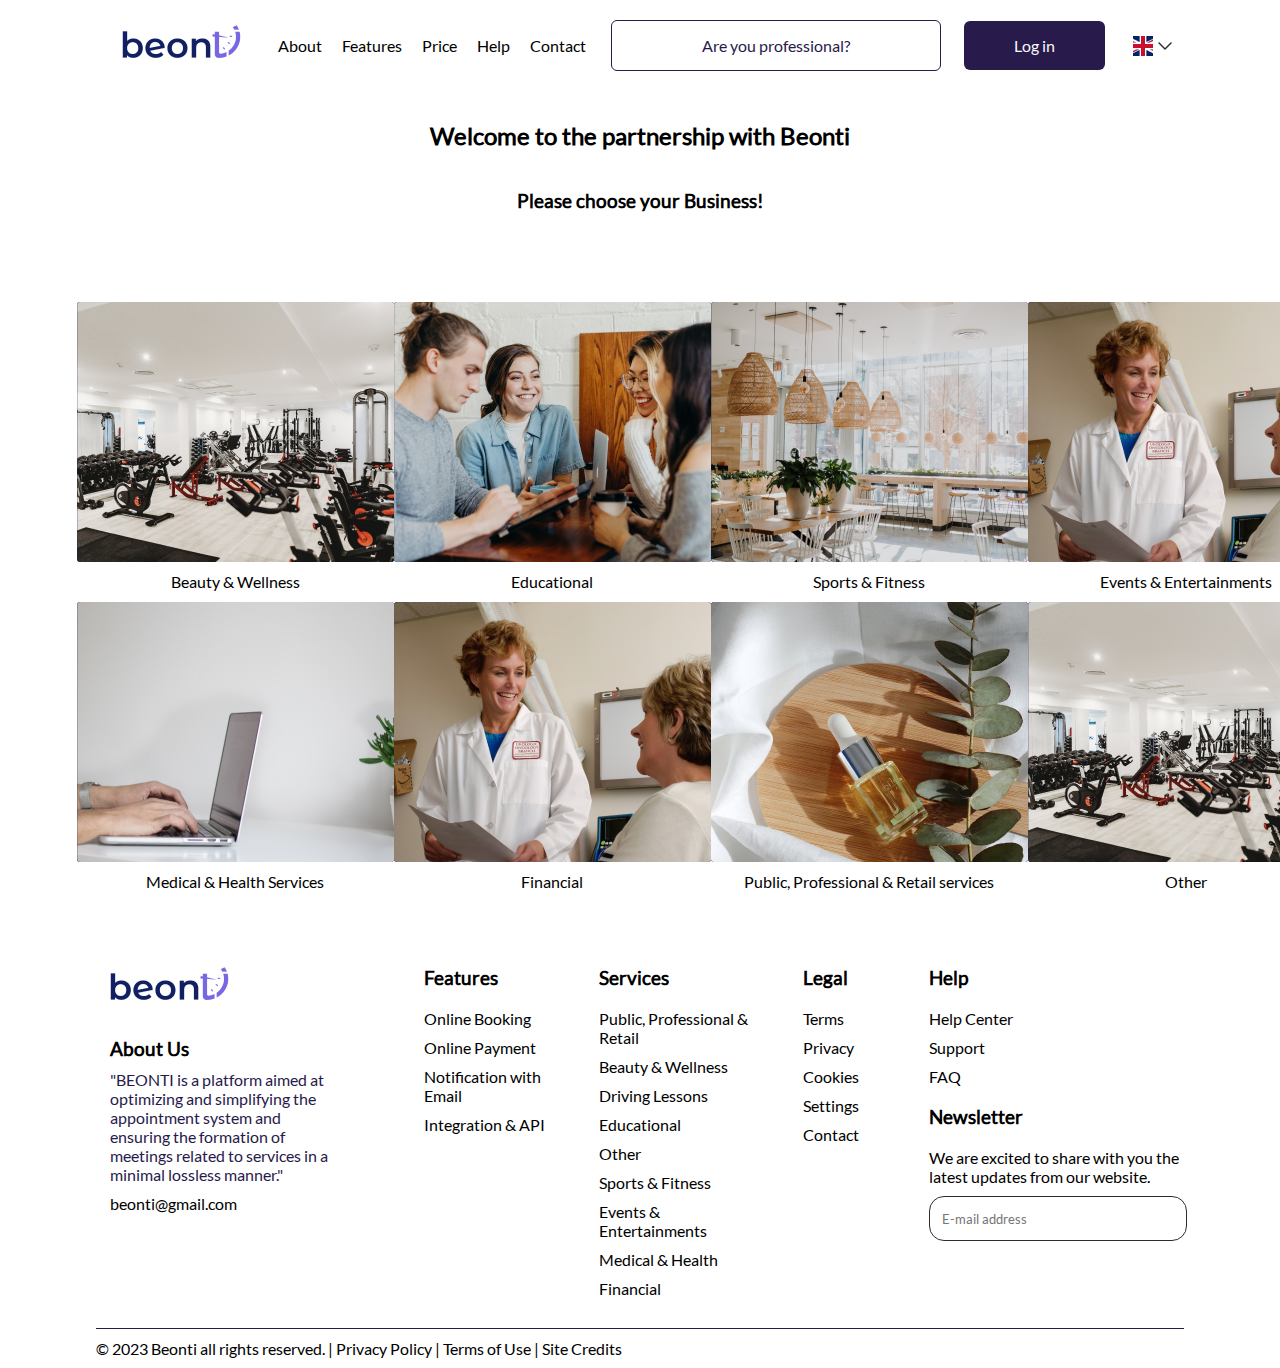
<file: welcome.html>
<!DOCTYPE html>
<html lang="en">

<head>
    <meta charset="UTF-8">
    <meta http-equiv="X-UA-Compatible" content="IE=edge">
    <meta name="viewport" content="width=device-width, initial-scale=1.0">
    <title>Are you a Pro?</title>
    <link rel="stylesheet" href="/css/style.css">
    <link rel="stylesheet" href="/css/media.css">

</head>

<body>
    <!-- header -->
    <!-- navbar -->
    <div class="navbar" id="container">
        <div class="burger">
            <img src="/images/burger.png" alt="">
        </div>
        <div class="logo">
            <img src="/images/logo.png" alt="">
        </div>
        <div class="nav-list nav2">
            <ul>
                <li>about</li>
                <li>features</li>
                <li>price</li>
                <li>help</li>
                <li>contact</li>
            </ul>
        </div>
        <div class="nav3">
            <div class="are">
                <a href="/welcome.html">Are you professional?</a>
            </div>
            <div class="login">
                <a href="/login.html">Log in</a>
            </div>
            <div class="mamed">
                <i class="fa-regular fa-circle-user"></i>
                <img src="/images/english.png" alt="">
                <img src="/images/down.png" alt="">
            </div>
        </div>
    </div>
    <!-- End navbar -->

    <div class="welcome wel-mobile">
        <h2>Welcome to the partnership with Beonti</h2>
        <h3>Please choose your Business!</h3>
    </div>
    <div class="businesses">
        <div class="business-1">
            <div class="photos">
                <div class="photo">
                    <img src="/images/3.png" alt="">
                    <p>Beauty and wellness services are an important part of many people's self-care routines, and feel
                        their best both inside and out.</p>
                </div>

                <p>Beauty & Wellness</p>
            </div>
            <div class="photos">
                <div class="photo">
                    <img src="/images/2.png" alt="">
                    <p>Beauty and wellness services are an important part of many people's self-care routines, and feel
                        their best both inside and out.</p>
                </div>
                <p>Educational</p>
            </div>
            <div class="photos">
                <div class="photo">
                    <img src="/images/4.png" alt="">
                    <p>Beauty and wellness services are an important part of many people's self-care routines, and feel
                        their best both inside and out.</p>
                </div>
                <p>Sports & Fitness</p>
            </div>
            <div class="photos">
                <div class="photo">
                    <img src="/images/5.png" alt="">
                    <p>Beauty and wellness services are an important part of many people's self-care routines, and feel
                        their best both inside and out.</p>
                </div>
                <p>Events & Entertainments</p>
            </div>
        </div>
        <div class="business-2">
            <div class="photos">
                <div class="photo">
                    <img src="/images/00.png" alt="">
                    <p>Beauty and wellness services are an important part of many people's self-care routines, and feel
                        their best both inside and out.</p>
                </div>
                <p>Medical & Health Services</p>
            </div>
            <div class="photos">
                <div class="photo">
                    <img src="/images/5.png" alt="">
                    <p>Beauty and wellness services are an important part of many people's self-care routines, and feel
                        their best both inside and out.</p>
                </div>
                <p>Financial</p>
            </div>
            <div class="photos">
                <div class="photo">
                    <img src="/images/6.png" alt="">
                    <p>Beauty and wellness services are an important part of many people's self-care routines, and feel
                        their best both inside and out.</p>
                </div>
                <p>Public, Professional & Retail services</p>
            </div>
            <div class="photos">
                <div class="photo">
                    <img src="/images/3.png" alt="">
                    <p>Beauty and wellness services are an important part of many people's self-care routines, and feel
                        their best both inside and out.</p>
                </div>
                <p>Other</p>
            </div>
        </div>
    </div>
    <!-- Footer -->

    <div class="footer">
        <div id="container" class="foot">
            <div class="footer-side-1">
                <img src="/images/logo.png" alt="" style="padding-bottom: 30px ;">
                <h3 style="padding-bottom: 10px; padding-left: 14px;">About Us</h3>
                <p style="width: 80%; padding-bottom: 10px; padding-left: 14px; color: #281A4B;">"BEONTI is a platform
                    aimed at optimizing and simplifying
                    the appointment system
                    and ensuring the
                    formation of meetings related to services in a minimal lossless manner."</p>
                <span style="padding-bottom: 10px; padding-left: 14px; padding-left: 14px;">beonti@gmail.com</span>
            </div>

            <div class="footer-side-2">
                <h3>Features</h3>
                <ul>
                    <li>Online Booking</li>
                    <li>Online Payment</li>
                    <li>Notification with Email</li>
                    <li>Integration & API</li>
                </ul>
            </div>
            <div class="footer-side-3">
                <h3>Services</h3>
                <ul>
                    <li>Public, Professional & Retail </li>
                    <li>Beauty & Wellness</li>
                    <li>Driving Lessons</li>
                    <li>Educational</li>
                    <li>Other</li>
                    <li>Sports & Fitness</li>
                    <li>Events & Entertainments</li>
                    <li>Medical & Health </li>
                    <li>Financial</li>
                </ul>
            </div>
            <div class="footer-side-4">
                <h3>Legal</h3>
                <ul>
                    <li>Terms</li>
                    <li>Privacy</li>
                    <li>Cookies</li>
                    <li>Settings</li>
                    <li>Contact</li>
                </ul>
            </div>
            <div class="footer-side-5">
                <h3>Help</h3>
                <ul>
                    <li>Help Center</li>
                    <li>Support</li>
                    <li>FAQ</li>
                </ul>

                <h3>Newsletter</h3>

                <p>We are excited to share with you the latest updates from our website.</p>

                <input type="text" placeholder="    E-mail address">
            </div>
        </div>
    </div>
    <div id="container">
        <p style="padding: 10px 0px;">© 2023 Beonti all rights reserved. | Privacy Policy | Terms of Use | Site Credits
        </p>
    </div>


    <script src="/js/main.js"></script>
</body>

</html>
</file>
<file: css/style.css>
/* Defaults */
* {
    padding: 0;
    margin: 0;
    box-sizing: border-box;
    font-family: regular;
}

li {
    list-style-type: none;
    justify-content: space-between;

}

a {
    text-decoration: none;
}

#container {
    width: 85%;
    margin: auto;
}

#container-1 {
    width: 90%;
    margin: auto;
}

@font-face {
    font-family: regular;
    src: url(/fonts/Lato-Regular.ttf);
}

/* End Defaults */

/* Header */
/* navbar */
.navbar {
    display: flex;
    align-items: center;
    justify-content: space-around;
    padding: 20px 0px;
    /* position: fixed;
    z-index: 1; */
}




/* phone */
.burger {
    display: none;
}

/* phone */

.nav-list ul li {
    list-style-type: none;
    text-transform: capitalize;
    cursor: pointer;
}

.nav-list ul {

    display: flex;
    flex-direction: row;
    align-items: flex-start;
    gap: 20px;

}

.nav3 {
    display: flex;
    flex-direction: row;
    align-items: center;
    gap: 23px;
    -webkit-touch-callout: none;



}


.nav3 .mamed img {
    cursor: pointer;
}

.nav3 img:nth-child(2) {
    padding: 5px;
}


/* End navbar */
.top {
    display: flex;
    align-items: center;
    justify-content: center;
}

.head-main {
    background-color: #F8F8FA;

}

.top {
    display: flex;

}

.unsee {
    display: none;
}

.head-side-1 h2 {
    width: 509px;
    height: 72px;
    font-style: normal;
    font-weight: 600;
    font-size: 30px;
    line-height: 36px;
    color: #2C2C2D;
    font-family: regular;


}

.head-side-1 p {
    font-family: regular;
    width: 473px;
    height: 88px;
    color: #2C2C2D;
    padding: 80px 0px;

}

.imgs img {
    display: none;
    object-fit: cover;
    border-radius: 20px;

}


.mamed {
    display: flex;
    justify-content: space-around;
    align-items: center;
}

.mamed i {
    display: none;
    font-size: 20px;
    padding: 5px;

}

.img .active {
    display: flex;
}

.are {
    user-select: none;
    -webkit-touch-callout: none;
    -webkit-user-select: none;
    -moz-user-select: none;
    -ms-user-select: none;
    background: #FFFFFF;
    /* main color */

    border: 1px solid #281A4B;
    border-radius: 6px;
    padding: 15px 90px;
    gap: 10px;
    cursor: pointer;

}

.are a {
    text-decoration: none;
    color: #281A4B;
}

.login {
    user-select: none;
    -webkit-touch-callout: none;
    -webkit-user-select: none;
    -moz-user-select: none;
    -ms-user-select: none;
    user-select: none;

    display: flex;
    flex-direction: row;
    justify-content: center;
    align-items: center;
    padding: 15px 50px;
    gap: 10px;
    /* 
    width: 179px;
    height: 50px; */

    /* main color */

    background: #281A4B;
    border-radius: 6px;
    color: #FFFFFF;
    cursor: pointer;
    font-family: regular;
}

.login a {
    color: #F8F8FA;
}

.get-started {
    position: relative;
    user-select: none;
    -webkit-touch-callout: none;
    -webkit-user-select: none;
    -moz-user-select: none;
    -ms-user-select: none;
    user-select: none;

    font-family: regular;
    display: inline-block;
    /* main color */

    background: #281A4B;
    border-radius: 6px;
    color: #FFFFFF;
    padding: 10px 50px;
    cursor: pointer;

}

.head-side-2 {
    display: flex;
    align-items: center;
    justify-content: center;
    width: 800px;
    height: 540px;
    gap: 60px;
}

.vector-left {
    user-select: none;
    -webkit-touch-callout: none;
    -webkit-user-select: none;
    -moz-user-select: none;
    -ms-user-select: none;
    user-select: none;

    cursor: pointer;
    width: 60px;
    height: 60px;
    /* main color */
    display: flex;
    align-items: center;
    justify-content: center;
    background: #281A4B;
    border-radius: 6px;
}

.vector-right {
    user-select: none;
    -webkit-touch-callout: none;
    -webkit-user-select: none;
    -moz-user-select: none;
    -ms-user-select: none;
    user-select: none;

    position: relative;
    margin-left: 25px;
    width: 60px;
    height: 60px;
    /* main color */
    display: flex;
    align-items: center;
    justify-content: space-between;
    background: #FFFFFF;
    border-radius: 6px;

}

.vector-right .white-one {
    user-select: none;
    -webkit-touch-callout: none;
    -webkit-user-select: none;
    -moz-user-select: none;
    -ms-user-select: none;
    user-select: none;

    position: absolute;
    left: 10%;
    top: 10%;
    width: 100%;
    height: 100%;
    background-color: #FFFFFF;
    display: flex;
    align-items: center;
    justify-content: center;
    border-radius: 6px;
    cursor: pointer;


}

.imgs {
    width: 480px;
    height: 400px;
    position: relative;

    /* main color */

    background: #281A4B;
    border-radius: 20px;
}

.img {
    position: absolute;
    bottom: 8%;
    left: 8%;
    width: 100%;
    height: 100%;
    transition: all 1s ease-in-out;

}

.img img {
    width: 100%;
    height: 100%;
}



/* End Header */

/* sponsors  */
.sponsors {
    display: flex;
    align-items: center;
    justify-content: space-around;
    gap: 20px;

}

.sponsors img {
    aspect-ratio: 3/2;
    object-fit: contain;
}

/* .sponsors img:nth-child(1) {
    width: 252px;
    height: 96px;
}

.sponsors img:nth-child(2) {
    width: 252px;
    height: 74px;
}

.sponsors img:nth-child(3) {
    width: 208px;
    height: 74px;
}

.sponsors img:nth-child(4) {
    width: 234px;
    height: 72px;
}

.sponsors img:nth-child(5) {
    width: 218px;
    height: 90px;
} */

/*end sponsors  */


/* Features */

.off {
    display: flex;
    gap: 30px;
}

.feat {
    display: flex;
    justify-content: center;


}

.feat-side-1 {

    padding: 30px 0px;
    font-family: regular;
    font-style: normal;
    font-weight: 400;
    font-size: 16px;
    line-height: 143.68%;
    /* or 23px */
    width: 85%;

    /* text color */

    color: #2C2C2D;
}

.f1 h2 {

    font-family: regular;
    font-style: normal;
    font-weight: 600;
    font-size: 24px;
    line-height: 29px;
    /* identical to box height */


    /* text color */

    color: #2C2C2D;
}

.f1 p {
    padding: 30px 0px;
    width: 70%;
}


.f2-2 {
    border: 1px solid #E8E6EB;
    width: 89%;
    border-radius: 6px;
    box-shadow: 16px 0px 0px 0px #281A4B;
}

.f2-2 * {
    padding: 16px 0px;
    padding-left: 25px;
}

/* .feat-side-2 {
    
} */

.f3 {
    box-sizing: border-box;

    background: #FFFFFF;
    border: 2px solid #E8E6EB;
    box-shadow: 16px 0px 0px 0px #281A4B;
    border-radius: 3px;
    width: 40%;
    /* width: 375px;
    height: 211px;
     */

}

.f3-3 {
    padding-top: 45px;
    display: flex;
    justify-content: space-around;
}

.f3 * {
    padding: 10px 0px;
}

/* End Features */



/* Duymeleri a taglari ile et  */
/* Duymeleri a taglari ile et  */
/* Duymeleri a taglari ile et  */
/* Duymeleri a taglari ile et  */
/* Duymeleri a taglari ile et  */
/* Duymeleri a taglari ile et  */
/* Duymeleri a taglari ile et  */
/* Duymeleri a taglari ile et  */


/* rectangle */
.unneed {
    display: none;
    visibility: hidden;
}



.rectangle {
    height: 700px;
    position: relative;
    padding: 30px 0px;
    display: flex;
}

.rectangle-side-1 img:first-child {
    position: relative;
}

.rectangle-side-1 img:nth-child(2) {
    position: absolute;
    left: 8%;

}

.frame {
    position: absolute;
    top: 0;
    left: 0;
    position: relative;
    width: 22%;

}

.fra {
    border-radius: 6px;
    background-color: #FFFFFF;
    border: 1px solid #E8E6EB;
    width: 86%;
}

.frame-1 {
    position: absolute;
    top: 404px;
    left: 167px;
}

.frame-2 {
    position: absolute;
    top: -313px;
    left: 369px;
    position: relative;
    width: 22%;
}

.frame img {
    position: absolute;
    top: 53px;
    left: -22px;

}

.frame .p-1 {
    padding: 20px 0px;
    padding-left: 40px;
}

.frame .p-2 {
    padding: 30px 0px;
    padding-left: 40px;
}

.rectangle-side-2 {
    width: 44%;
    position: absolute;
    top: 100px;
    left: 730px;
    color: #FFFFFF;
}

.rectangle-side-2 p {
    padding: 15px 40px;
    padding-left: 0px;
}

.one {
    position: absolute;
    top: 50%;
    left: -5%;
    background: rgba(59, 45, 93, 0.2);
    border-radius: 15px;
}

.two {
    position: absolute;
    top: 230;
    left: 90;
}

.three {
    position: absolute;
    top: 0;
    left: 0;
}

.rectangle-side-2 img {
    position: absolute;
}

/* rectangle */



/* users */
#container-users {
    width: 92%;
    margin: auto;
}

.users {
    display: flex;
    justify-content: space-between;

    padding: 20px;
    padding-top: 40px;
}

.user {
    padding: 0px 40px;
    position: relative;
}

.user-content {
    position: absolute;
    top: 240px;
    left: 100px;
    width: 370px;
    padding: 20px;
    background: #FFFFFF;
    border: 1px solid #EDEDED;
    box-shadow: 0px 0px 39px -22px rgba(0, 0, 0, 0.25);
    border-radius: 7px;
}

/* users */

/* price */
.prices {
    height: 850px;
    position: relative;
    width: 76%;
    margin: auto;
    padding: 80px 40px;

}

.MVP {
    position: absolute;
    background-color: #FFFFFF;
    color: #281A4B;
    border-radius: 6px;
    padding: 4px;
    top: 3%;
    left: 67%;
}

.plan {
    padding: 80px 0px;
    padding-bottom: 0px;
    text-align: center;
}

.plan h2 {
    padding: 20px 0px;
}

.bundles {
    display: flex;
    padding: 50px 0px;

}

.bundle {
    background: #FFFFFF;
    border: 1px solid #E2E2E2;
    border-radius: 10px;
    padding: 40px 30px;
    text-align: center;
    /* deyis olculeri */
    width: 365px;
    height: 600px;
}

.bundle-1 {
    position: absolute;
    top: 120px;
    left: -20px;
}

.bundle h3 {
    padding: 30px 0px;
}

.bundle-2 {
    position: relative;
    position: absolute;
    top: 70px;
    left: 395px;
    background: #3B2D5D;
    color: #FFFFFF;
    padding: 30px;

}

.bundle-3 {
    position: relative;
    position: absolute;
    top: 120px;
    left: 810px;
    padding: 30px;

}

/* .bundle p {
    text-align: ;
    width: ;
} */

.get {
    position: relative;
    top: 10px;
    display: flex;
    align-items: end;
    justify-content: center;
}

.get-1 {
    position: absolute;
    top: 510px;
    left: 90px;
}

.infos {
    /* padding-top: 25px; */
    display: flex;
    flex-direction: column;
    align-items: baseline;
}

.infos i {
    padding: 20px 0px;
}

/* End price */


/* FAQ */
.FAQ {
    background-color: #F9F9F9;
    padding: 60px 0px;
}

.Questions {
    position: relative;
    display: flex;
    align-items: center;
    justify-content: space-around;
}

.question {
    padding: 30px;
    padding-right: 180px;
    background-color: #FFFFFF;
    margin: 40px;
}

.mid-line {
    position: absolute;
    width: 395px;
    height: 0px;
    left: 560px;
    top: 211px;

    border: 3px solid #281A4B;
    transform: rotate(90deg);
}

/* End FAQ */


/* Contact US */

.contact-us {
    padding: 100px 50px;
}

.cont-act div {
    padding: 10px;
    padding-left: 0;
}

.cont-act {
    padding: 50px;
    background-color: #F9F9F9;
    border-radius: 20px;
    display: flex;
    justify-content: space-between;

}

.socials i {
    padding-right: 9px;
}

.contact-2 p {
    padding: 10px 0px;
}

.contact-3 p {
    padding: 10px 0px;
}

.contact-3 button {
    float: right;
    padding: 10px 50px;
    background-color: #281A4B;
    color: #FFFFFF;
    border-radius: 6px;


}

input {
    border-radius: 6px;
    width: 389px;
    height: 50px;
}

.big-input {
    width: 389px;
    height: 149px;
}

/* End Contact US */



/* Footer */
.foot {
    display: flex;
    justify-content: space-around;
    border-bottom: 1px solid #281A4B;
    padding: 10px 0px;
}

.footer-side-1 {
    width: 33%;
}

.footer-side-2 {
    /* width: 33%; */
    padding: 0px 20px;

}

.footer-side-2 * {
    padding-bottom: 10px;
}

.footer-side-2 h3 {
    padding-bottom: 20px;
}

.footer-side-3 {
    /* width: 33%; */
    padding: 0px 20px;

}

.footer-side-3 * {
    padding-bottom: 10px;
}

.footer-side-3 h3 {
    padding-bottom: 20px;
}

.footer-side-4 {
    /* width: 33%; */
    padding: 0px 20px;

}

.footer-side-4 * {
    padding-bottom: 10px;
}

.footer-side-4 h3 {
    padding-bottom: 20px;
}

.footer-side-5 {
    width: 28%;
    padding: 0px 50px;
    padding-right: 0px;

}

.footer-side-5 * {
    padding-bottom: 10px;
}

.footer-side-5 h3 {
    padding-bottom: 20px;
}

.footer-side-5 input {
    width: 258px;
    height: 45px;

    background: #FFFFFF;
    /* main color */
    padding: 20px 0px;
    border: 1px solid #2C2C2D;
    border-radius: 15px;
}

textarea {
    width: 100%;
    border-radius: 6px;
    border: 2px solid black;
}


/* End Footer */



/* Welcome */
/* Welcome */
/* Welcome */
/* Welcome */
/* Welcome */

.welcome {
    text-align: center;
    padding: 30px 0px;
}

.welcome h3 {
    padding: 40px 0px;
}

.photos {
    /* overflow: hidden; */
    position: relative;
    background-color: #281A4B;
    /* display: flex; */
    border-radius: 3px;
    width: 317px;
    height: 260px;
    transition: 0.5s all ease-in-out;


}

.photo {
    transition: 1s all ease-in-out;
    width: 317px;
    height: 260px;
    overflow: hidden;
    position: relative;

}

.photo p {
    padding: 10px;
    padding-top: 20px;
    width: 45%;
    float: right;
    color: #FFFFFF;
    text-align: center;
    overflow-block: auto;
}

.photos p {
    text-align: center;
    padding: 10px;
}

.businesses {
    padding-bottom: 75px;
}

.business-1 {
    display: flex;
    justify-content: space-between;
    width: 88%;
    margin: auto;
    padding: 20px 0px;
}

.business-2 {
    display: flex;
    justify-content: space-between;
    width: 88%;
    margin: auto;
    padding: 20px 0px;

}

.business-1 img {
    position: absolute;
    top: 0;
    left: 0;
    transition: 0.5s all ease-in-out;

}

.business-2 img {
    position: absolute;
    top: 0;
    left: 0;
    transition: 0.5s all ease-in-out;


}

.photos:hover img {
    left: -50%;
    transition: 0.5s all ease-in-out;
}



/* End Welcome */
/* End Welcome */
/* End Welcome */
/* End Welcome */
/* End Welcome */
/* End Welcome */



/* Login-Page */
/* Login-Page */
/* Login-Page */
/* Login-Page */
/* Login-Page */
/* Login-Page */
/* Login-Page */
.login-page {
    background-image: url(/images/backgroi.png);
    background-size: cover;
    /* height: 858px; */
    background-repeat: no-repeat;
    /* width: 100vw; */
    height: 100vh;
}

.login-prompt {
    font-family: regular;
    text-align: center;
    background-color: #FFFFFF;
    padding-top: 30px;
    position: absolute;
    width: 502px;
    height: 554px;
    left: 33%;
    top: 25%;

}

.login-prompt p {
    padding: 15px 0px;
}

.login-prompt form label {
    font-weight: 400;
}

.login-page label {
    float: left;
    /* padding: 0px 57px; */
}

.footer-login {
    padding: 70px 0px;
}

.log label {
    float: left;
    padding: 0px 57px;
}

/* End Login-Page */
/* End Login-Page */
/* End Login-Page */
/* End Login-Page */
/* End Login-Page */
/* End Login-Page */
/* End Login-Page */








/* Create a business */
/* Create a business */
/* Create a business */
/* Create a business */
/* Create a business */
/* Create a business */
/* Create a business */
/* Create a business */
/* Create a business */
/* Create a business */

.create-bs {
    display: flex;
    width: 50%;
    padding-left: 50px;
}

.bs-1 {
    display: block;
    /* width: 23%; */
}

.bs-2 {
    display: block;
    /* width: 23%; */
}

.create-photos {
    margin: 70px 0px;
    margin-top: 0px;
}

.create-form label {
    /* margin: 10px 0px; */
}

.create-form input {
    padding: 20px 0px;
    margin: 15px 0px;
}

.form-factor {
    display: flex;
    flex-direction: column;
    /* justify-content: center; */
    align-items: center;
}

.form-factor p {
    padding: 25px 0px;
    text-align: center;
}

.form-factor label {
    padding: 0px;
}


/*End  Create a business */
/*End  Create a business */
/*End  Create a business */
/*End  Create a business */
/*End  Create a business */
/*End  Create a business */
/*End  Create a business */
/*End  Create a business */
/*End  Create a business */
/*End  Create a business */
</file>
<file: css/media.css>
@media only screen and (max-width: 992px) {
    .navbar {
        position: relative;

        display: flex;
        align-items: center;

    }

    .burger {
        display: flex;
        padding: 20px;
    }

    .nav-list ul {
        display: block;
        /* flex-direction: row; */
        align-items: flex-start;
        gap: 20px;
        background-color: #281A4B;
        padding: 97px;
        height: 560px;
        width: 250px;
        border-radius: 6px;
    }



    .nav-list ul li {
        color: #FFFFFF;
        padding: 17px 0px;
    }

    .nav-list {
        display: block;
        position: absolute;
        left: -100%;
        top: 0;
        transition: all 1s ease-in-out;
        z-index: 1;
    }

    .nav-active {
        position: absolute;
        top: 100%;
        left: -6%;
    }


    .mamed img:nth-child(3) {
        display: none;
    }

    .mamed img:nth-child(2) {
        display: flex !important;

    }

    .mamed i {
        display: flex !important;
    }

    .login {
        display: none;
    }

    .are {
        display: none;
    }

    .nav3 img:nth-child(2) {
        display: none;
    }

    .head-main {
        background-color: #F8F8FA;
        padding: 90px 0px;

    }

    .head-side-1 {
        width: 100%;
        margin: auto;
        display: flex;
        flex-direction: column;
        align-items: center;
    }



    .head-side-1 p {
        display: none;

        width: 99%;
        font-family: regular;
        font-weight: 400;
        font-size: 16px;
        line-height: 140%;
        color: #2C2C2D;

    }

    .vector-left {
        width: 0;
        height: 0;
        padding: 20px;
    }

    .vector-right {
        width: 0;
        height: 0;
        padding: 20px;
        background: none;
        margin: 10px;
    }

    .vector-right img {
        width: 15px;

    }

    .get-started {}

    .head-side-1 h2 {
        width: 99%;
        font-weight: 600;
        font-size: 18px;
        line-height: 22px;
        text-align: center;
    }

    .top {
        width: 100%;
        margin: auto;
        position: relative;
        display: flex;
        flex-direction: column;
        align-items: center;
        justify-content: center;


    }

    .head-side-2 {
        gap: 10px;
        width: 392px;
        height: 300px;



    }

    .get-started {
        position: absolute;
        top: 105%;
    }

    .imgs {
        width: 200px;
        height: 220px;
    }

    .img {
        /* display: none; */
    }

    .unsee {
        display: flex;
    }

    .sponsors {
        overflow: scroll;
    }

    .container-2 {
        width: 75%;
        margin: auto;
    }

    /* features */
    .off {
        display: block;
    }

    .feat-side-1 {
        width: 100%;
    }

    .f1 p {
        width: 100%;
    }

    .f2-2 {
        width: 100%;
    }

    .f2-2 h3 {
        padding: 10px 20px;
    }

    .f2-2 p {
        padding: 10px 20px;
    }

    .f3-3 {
        display: block;
        padding: 0px 0px;
    }

    /* .f3-3 .f3 {
        padding: 20px 0px;
    } */

    .f3 {
        width: 100%;
        margin-bottom: 16px;
        border-radius: 0px
    }



    .f5 {
        padding: 23px 0px;
    }

    .f3 .f4 {
        padding: 10px 0px;
    }

    .f6 {
        padding: 0px 0px;
    }

    /* End features */
    /*rectangle  */
    .rectangle {
        /* display: block; */
        height: 1170px;
    }

    .rectangle-side-2 {
        position: absolute;
        top: 383px;
        left: 0;
        width: 100%;
        text-align: initial;
        padding-left: 30px;
    }


    .rot {
        display: none;
        visibility: hidden;
    }

    .unneed {
        display: block;
        visibility: visible;
    }

    .back {
        width: 136px;
        height: 167px;
        border-radius: 3px;
        position: absolute;
        left: 8%;
        top: 13%;
    }

    .frame-1 {
        z-index: 1;
        position: absolute;
        top: 160px;
        left: 50px;
        width: 235px;
        height: 99px;
    }

    .frame-2 {
        top: -90%;
        left: 50%;
    }

    .fra {
        width: 170px;
        height: 99px;
    }

    .fra p {
        font-size: 12px;
        padding: 13px 1px;
        padding-left: 30px;
    }

    .frame .p-1 {
        padding: 13px 1px;
        padding-left: 30px;
    }

    .frame img {
        width: 80px;
        height: 80px;
        position: absolute;
        top: 43px;
        left: -20px;
    }

    .frame .p-2 {
        padding: 20px 0px;
        padding-left: 30px;
    }

    /* End rectangle */
    .container-users h2 {
        padding: 0 !important;
    }

    .users {
        overflow-x: scroll;
        overflow-y: hidden;
    }

    .user-2 {
        padding: 0px 40px;
    }

    .users img {
        width: 278px;
        height: 280px;
    }

    .user-content {
        position: absolute;
        top: 120px;
        left: 70px;
        width: 278px;
        padding: 20px;

    }

    .prices {
        overflow-y: hidden;
        overflow-x: scroll;
    }

    .bundles {
        width: 1000px;
    }

    .bundle {
        width: 343px;
        height: 540px;
        padding: 40px 25px;
        top: 0;

    }

    .bundle h3 {
        padding: 25px 0px;
    }

    .bundle-2 {
        position: relative;
        position: absolute;
        top: 0;
        left: 395px;
        background: #3B2D5D;
        color: #FFFFFF;
        padding: 30px 25px;
    }

    .get-1 {
        position: absolute;
        top: 485px;
        left: 75px;
    }

    .get {
        top: -45px;
    }

    .get-part-2 {
        display: block;
        position: initial;
    }


    .Questions {
        display: block;
    }

    .mid-line {
        position: initial;
        width: 340px;
        height: 0px;
        left: 560px;
        top: 211px;
        border: 3px solid #281A4B;
        transform: rotate(0deg);
        margin: auto;
    }

    .question {
        padding: 30px;
        /* padding-right: 180px; */
        background-color: #FFFFFF;
        margin: 40px;
    }

    .cont-act {
        display: block;
    }

    .contact-us {
        padding: 100px 0px;
    }

    .contact-us input {
        width: 100%;
    }




    .foot {
        display: block;
    }

    .footer-side-1 {
        position: relative;
    }

    .footer-side-1 h3 {
        padding: 0px !important;
    }


    .footer-side-1 p {
        padding: 10px 0px !important;
        width: 190px !important;

    }

    .footer-side-1 span {
        padding: 0px !important;
    }

    .footer-side-2 {
        width: 33%;
        padding: 0;

    }

    .footer-side-3 {
        padding: 0px;
        width: 52%;
    }

    .footer-side-4 {
        padding: 0px;

    }

    .footer-side-5 {
        padding: 0px;
    }

    textarea {
        margin: 1px;
        border: 1px solid black;
        border-radius: 6px;
        width: 100%;
    }

    /* End index */
    /* End index */
    /* End index */
    /* End index */
    /* End index */
    /* End index */

    /* login */
    /* login */
    /* login */
    /* login */
    /* login */
    /* login */
    /* login */
    /* login */

    .login-page {
        background-image: none;
        height: 0%;
    }

    .login-prompt {
        position: static;
        width: 100%;
        height: 100%;
    }

    input {
        /* width: 350px;
        height: 50px; */
        width: 85%;
        height: 50px;
        padding: 0px 10px;
    }

    .login-page label {
        padding: 0px 30px;
    }



    /* End login */
    /* End login */
    /* End login */
    /* End login */
    /* End login */
    /* End login */
    /* End login */


    /* Welcome */
    /* Welcome */
    /* Welcome */
    /* Welcome */
    /* Welcome */
    /* Welcome */
    /* Welcome */

    .businesses {
        display: flex;
    }

    .business-1 {
        display: flex;
        flex-direction: column;
        margin-left: 7%;
    }

    .business-1 img {
        height: 100%;
        width: 100%;
    }

    .business-2 img {
        height: 100%;
        width: 100%;
    }

    .business-2 {
        display: flex;
        flex-direction: column;
    }

    .photo {
        height: 190px;
        width: 160px;
    }



    .photos {
        margin: 27px 0px;
        /* overflow: hidden; */
        position: relative;
        background-color: #281A4B;
        /* display: flex; */
        border-radius: 3px;
        width: 160px;
        height: 190px;
        transition: 0.5s all ease-in-out;
    }



    /* End Welcome */
    /* End Welcome */
    /* End Welcome */
    /* End Welcome */
    /* End Welcome */
    /* End Welcome */
    /* End Welcome */
    /* End Welcome */

    /* Create a business */
    /* Create a business */
    /* Create a business */
    /* Create a business */
    /* Create a business */
    /* Create a business */
    /* Create a business */

    .creati {
        display: flex;
        flex-direction: column;

    }

    .create-form {
        width: 85%;
    }

    .create-form input {
        padding: 0;
        width: 100%;
    }

    .create-photos {
        /* margin: 0px 10px; */
    }

    .create-bs {
        order: 1;
    }

    .bs-1 {
        margin: 0px 20px;
    }

    .create-bs {
        padding: 0px;

    }


    /* End Create a business */
    /* End Create a business */
    /* End Create a business */
    /* End Create a business */
    /* End Create a business */
    /* End Create a business */
    /* End Create a business */





}





/* ipad */
@media only screen and (max-width: 992px) {}
</file>
